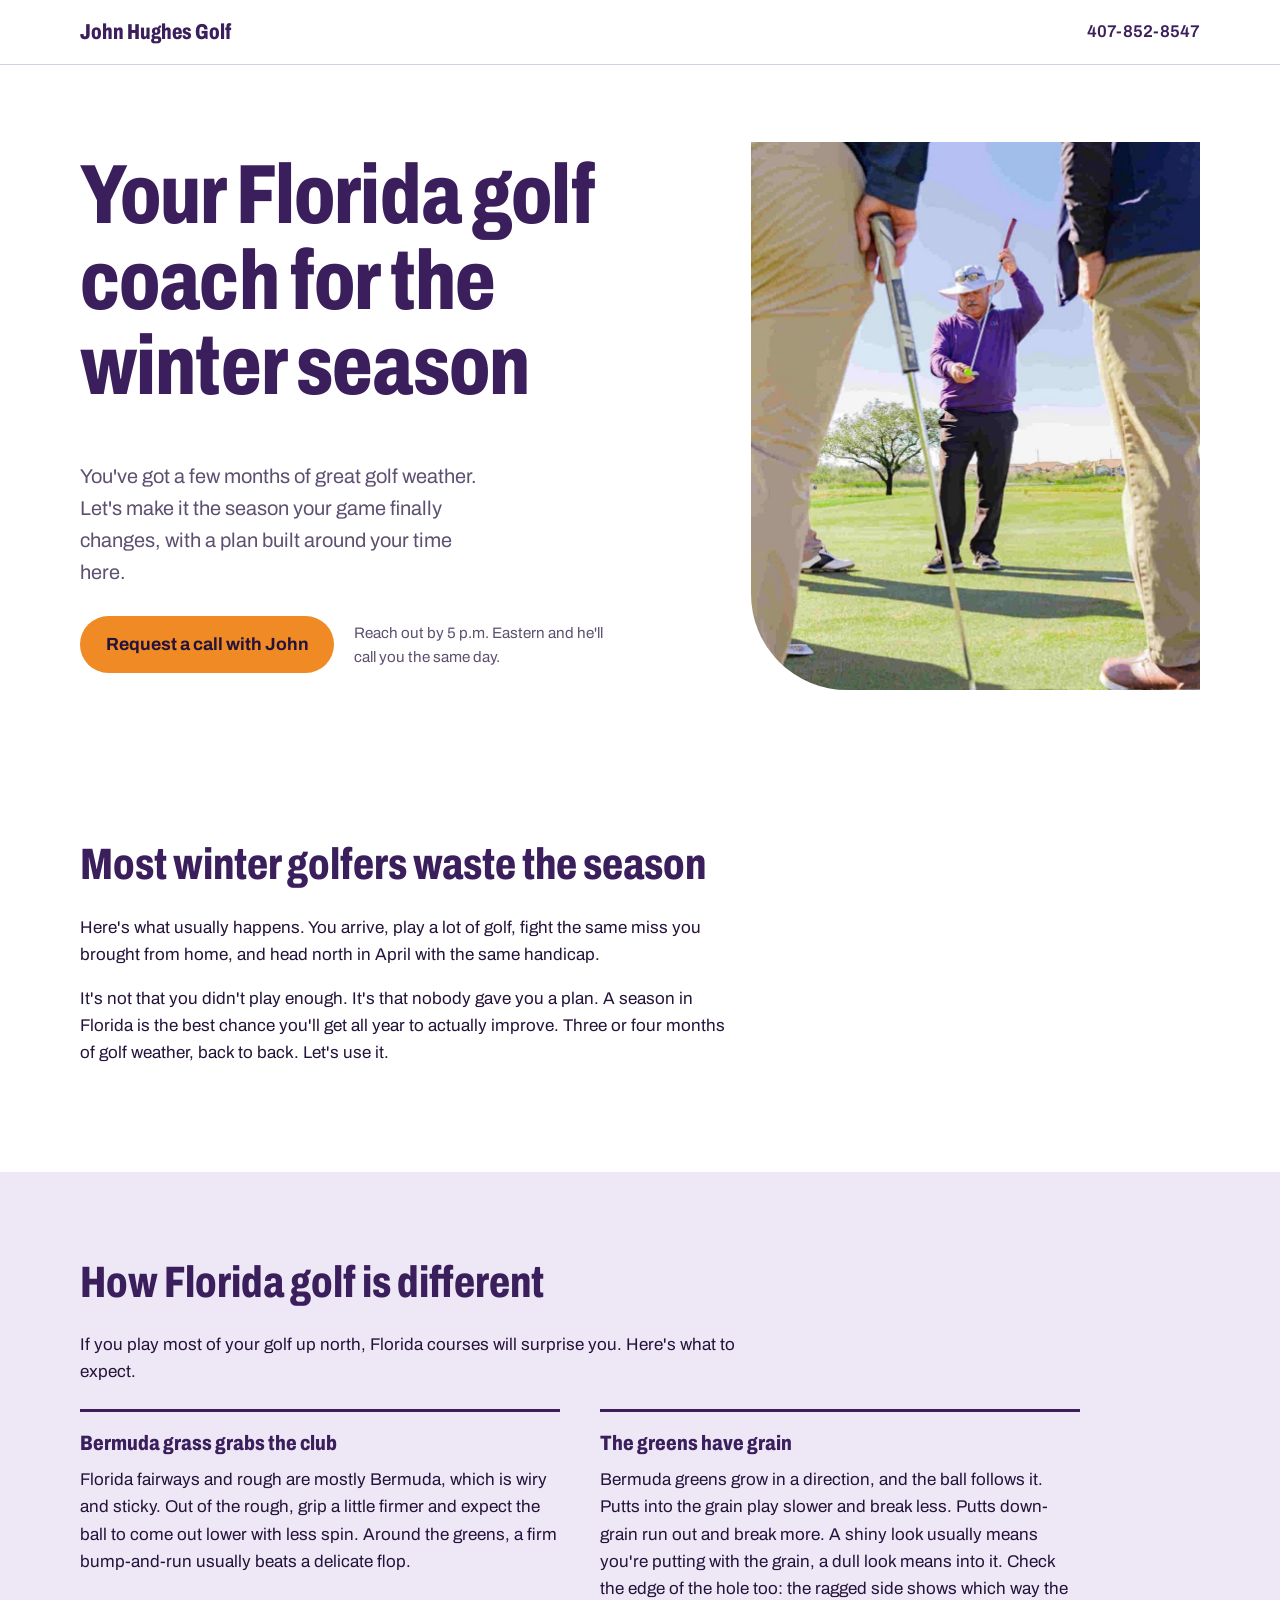
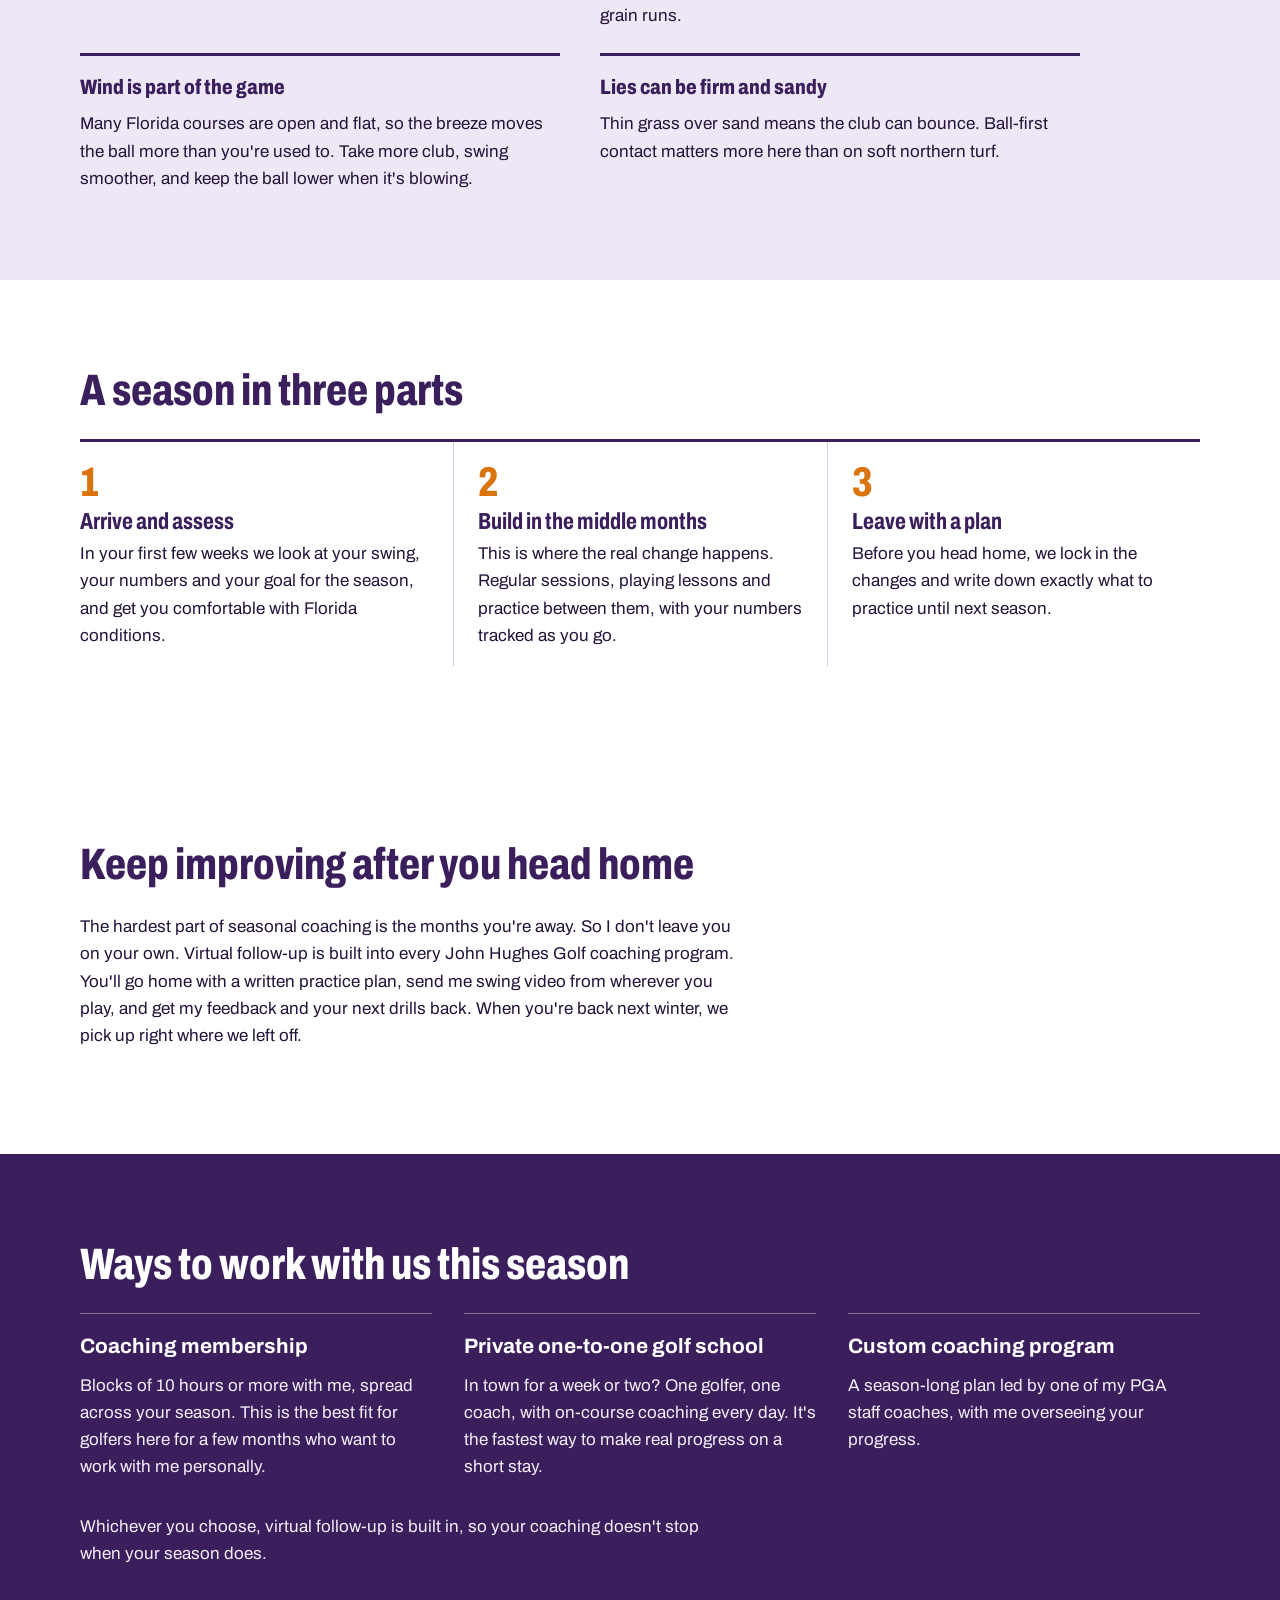
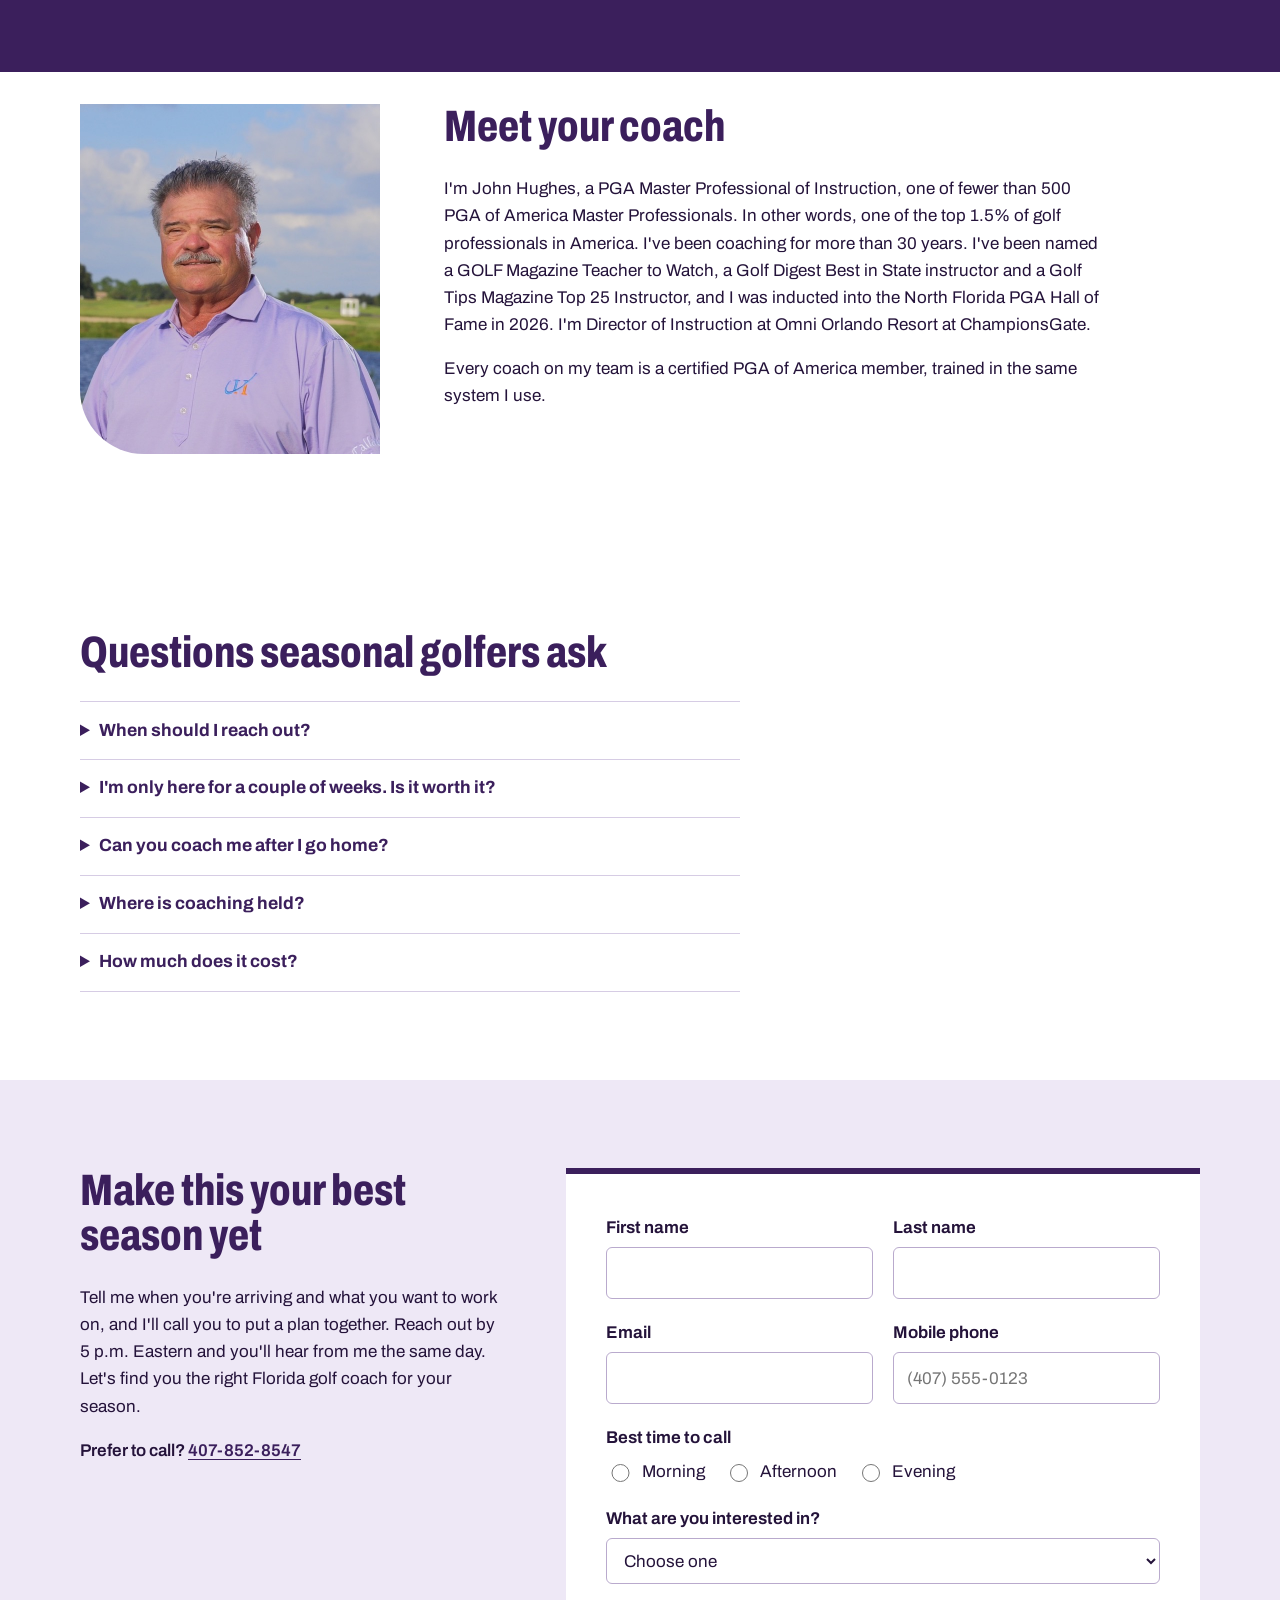
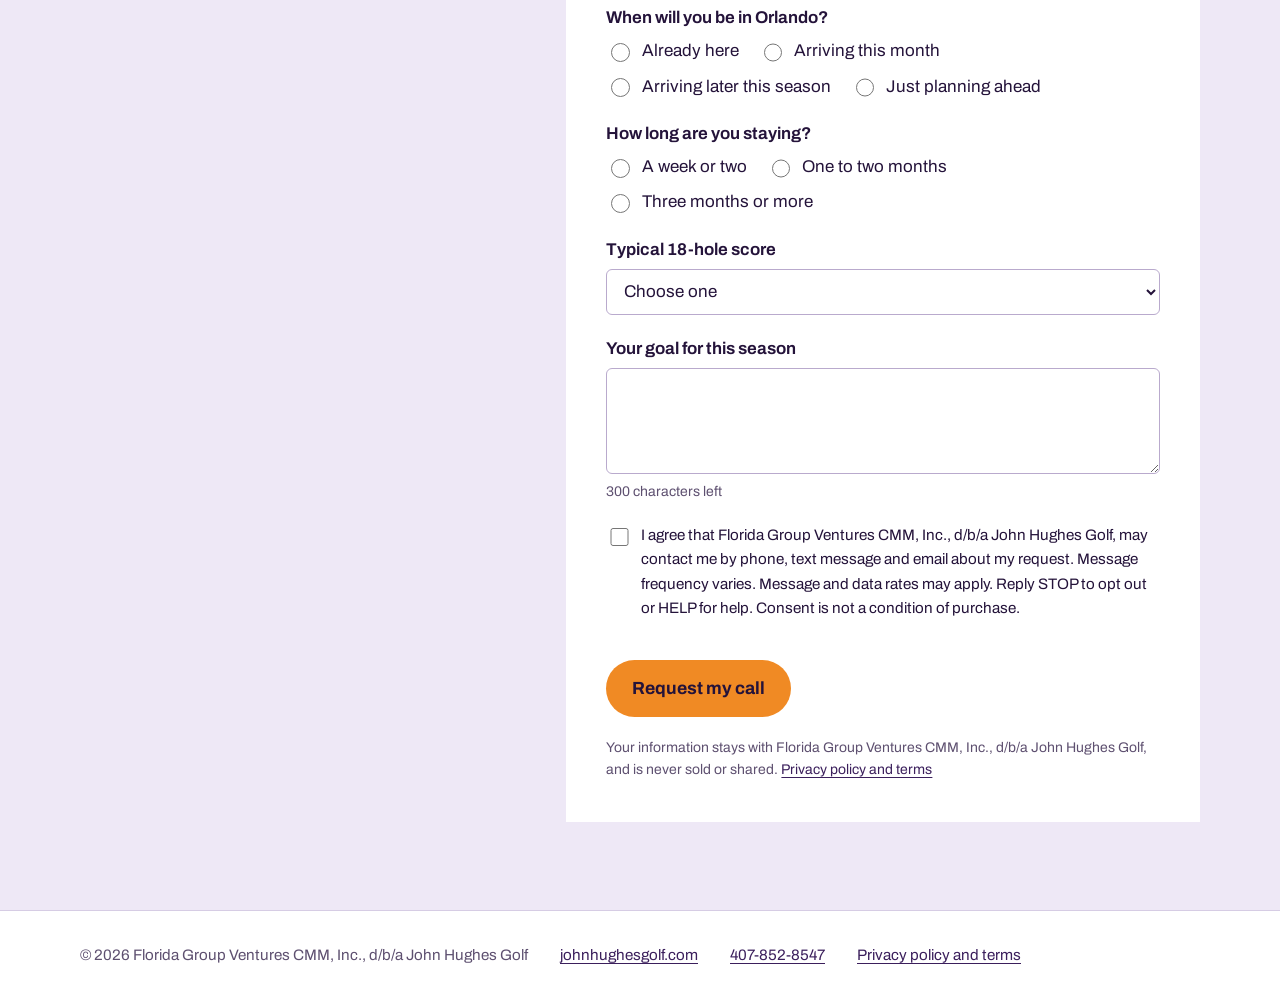
<file: index.html>
<!doctype html>
<html lang="en">
<head>
<!-- Google tag (gtag.js) -->
<script async src="https://www.googletagmanager.com/gtag/js?id=G-XB3BLBHWDH"></script>
<script src="/analytics.js"></script>
<meta charset="utf-8">
<meta name="build-version" content="1.3">
<meta name="viewport" content="width=device-width, initial-scale=1, viewport-fit=cover">
<title>Florida Golf Coach for Winter and Seasonal Golfers | John Hughes Golf</title>
<meta name="description" content="In Florida for the winter? Make it your best golf season yet with a plan built around your months here, from PGA Master Professional John Hughes in Orlando.">
<link rel="canonical" href="https://floridagolfcoach.com/">
<meta property="og:type" content="website">
<meta property="og:url" content="https://floridagolfcoach.com/">
<meta property="og:title" content="Your Florida Golf Coach for the Winter Season">
<meta property="og:description" content="A season of golf coaching built around your time in Florida, with virtual follow-up when you head home. Request a call with John Hughes.">
<meta property="og:image" content="https://floridagolfcoach.com/images/hero.jpg">
<meta name="theme-color" content="#3B1F5C">
<link rel="icon" href="/favicon.svg" type="image/svg+xml">
<link rel="preconnect" href="https://fonts.googleapis.com">
<link rel="preconnect" href="https://fonts.gstatic.com" crossorigin>
<link rel="stylesheet" href="https://fonts.googleapis.com/css2?family=Archivo:wdth,wght@62..125,400..800&display=swap">
<link rel="stylesheet" href="/styles.css">
<script src="https://challenges.cloudflare.com/turnstile/v0/api.js" async defer></script>
<script src="/app.js" defer></script>
<script type="application/ld+json">
{
  "@context": "https://schema.org",
  "@graph": [
    {
      "@type": "LocalBusiness",
      "@id": "https://floridagolfcoach.com/#business",
      "name": "John Hughes Golf",
      "url": "https://floridagolfcoach.com/",
      "telephone": "+1-407-852-8547",
      "email": "john@johnhughesgolf.com",
      "image": "https://floridagolfcoach.com/images/hero.jpg",
      "address": {
        "@type": "PostalAddress",
        "streetAddress": "8575 White Shark Blvd.",
        "addressLocality": "ChampionsGate",
        "addressRegion": "FL",
        "postalCode": "33896",
        "addressCountry": "US"
      },
      "areaServed": {
        "@type": "State",
        "name": "Florida"
      },
      "sameAs": [
        "https://www.johnhughesgolf.com/"
      ],
      "founder": {
        "@type": "Person",
        "name": "John Hughes",
        "jobTitle": "PGA Master Professional of Instruction"
      },
      "legalName": "Florida Group Ventures CMM, Inc."
    },
    {
      "@type": "FAQPage",
      "mainEntity": [
        {
          "@type": "Question",
          "name": "When should I reach out?",
          "acceptedAnswer": {
            "@type": "Answer",
            "text": "Before you arrive, if you can. Winter is the busiest time, and the best coaching times fill up first."
          }
        },
        {
          "@type": "Question",
          "name": "I'm only here for a couple of weeks. Is it worth it?",
          "acceptedAnswer": {
            "@type": "Answer",
            "text": "Yes. A private one-to-one golf school is built for exactly that, with on-course coaching every day."
          }
        },
        {
          "@type": "Question",
          "name": "Can you coach me after I go home?",
          "acceptedAnswer": {
            "@type": "Answer",
            "text": "Yes, through virtual coaching. Every John Hughes Golf coaching program includes virtual follow-up, so you can send swing video from home and get feedback and drills between seasons."
          }
        },
        {
          "@type": "Question",
          "name": "Where is coaching held?",
          "acceptedAnswer": {
            "@type": "Answer",
            "text": "At Omni Orlando Resort at ChampionsGate, about 30 minutes from most Orlando-area attractions and from Orlando International Airport."
          }
        }
      ]
    }
  ]
}
</script>
</head>
<body>
<a class="skip" href="#main">Skip to content</a>

<header class="masthead">
  <div class="wrap masthead-inner">
    <a class="brand" href="/">John Hughes Golf</a>
    <a class="masthead-phone" href="tel:+14078528547">407-852-8547</a>
  </div>
</header>

<main id="main">

  <section class="hero">
    <div class="wrap hero-grid">
      <div class="hero-text">
        <h1>Your Florida golf coach for the winter season</h1>
        <p class="lede">You've got a few months of great golf weather. Let's make it the season your game finally changes, with a plan built around your time here.</p>
        <p class="hero-actions">
          <a class="button" href="#request">Request a call with John</a>
          <span class="hero-note">Reach out by 5 p.m. Eastern and he'll call you the same day.</span>
        </p>
      </div>
      <figure class="hero-photo">
        <img src="/images/hero.jpg" alt="John Hughes giving putting guidance to clients on the green at ChampionsGate" width="900" height="1100" fetchpriority="high">
      </figure>
    </div>
  </section>

  <section class="band">
    <div class="wrap prose">
      <h2>Most winter golfers waste the season</h2>
      <p>Here's what usually happens. You arrive, play a lot of golf, fight the same miss you brought from home, and head north in April with the same handicap.</p>
      <p>It's not that you didn't play enough. It's that nobody gave you a plan. A season in Florida is the best chance you'll get all year to actually improve. Three or four months of golf weather, back to back. Let's use it.</p>
    </div>
  </section>

  <section class="band band-lavender">
    <div class="wrap">
      <div class="prose">
        <h2>How Florida golf is different</h2>
        <p>If you play most of your golf up north, Florida courses will surprise you. Here's what to expect.</p>
      </div>
      <dl class="conditions">
        <div><dt>Bermuda grass grabs the club</dt><dd>Florida fairways and rough are mostly Bermuda, which is wiry and sticky. Out of the rough, grip a little firmer and expect the ball to come out lower with less spin. Around the greens, a firm bump-and-run usually beats a delicate flop.</dd></div>
        <div><dt>The greens have grain</dt><dd>Bermuda greens grow in a direction, and the ball follows it. Putts into the grain play slower and break less. Putts down-grain run out and break more. A shiny look usually means you're putting with the grain, a dull look means into it. Check the edge of the hole too: the ragged side shows which way the grain runs.</dd></div>
        <div><dt>Wind is part of the game</dt><dd>Many Florida courses are open and flat, so the breeze moves the ball more than you're used to. Take more club, swing smoother, and keep the ball lower when it's blowing.</dd></div>
        <div><dt>Lies can be firm and sandy</dt><dd>Thin grass over sand means the club can bounce. Ball-first contact matters more here than on soft northern turf.</dd></div>
      </dl>
    </div>
  </section>

  <section class="band">
    <div class="wrap">
      <h2 class="section-title">A season in three parts</h2>
      <ol class="phases phases-3">
        <li><span class="phase-num">1</span><h3>Arrive and assess</h3><p>In your first few weeks we look at your swing, your numbers and your goal for the season, and get you comfortable with Florida conditions.</p></li>
        <li><span class="phase-num">2</span><h3>Build in the middle months</h3><p>This is where the real change happens. Regular sessions, playing lessons and practice between them, with your numbers tracked as you go.</p></li>
        <li><span class="phase-num">3</span><h3>Leave with a plan</h3><p>Before you head home, we lock in the changes and write down exactly what to practice until next season.</p></li>
      </ol>
    </div>
  </section>

  <section class="band">
    <div class="wrap prose">
      <h2>Keep improving after you head home</h2>
      <p>The hardest part of seasonal coaching is the months you're away. So I don't leave you on your own. Virtual follow-up is built into every John Hughes Golf coaching program. You'll go home with a written practice plan, send me swing video from wherever you play, and get my feedback and your next drills back. When you're back next winter, we pick up right where we left off.</p>
    </div>
  </section>

  <section class="band band-dark">
    <div class="wrap">
      <div class="prose"><h2>Ways to work with us this season</h2></div>
      <dl class="tech programs">
        <div><dt>Coaching membership</dt><dd>Blocks of 10 hours or more with me, spread across your season. This is the best fit for golfers here for a few months who want to work with me personally.</dd></div>
        <div><dt>Private one-to-one golf school</dt><dd>In town for a week or two? One golfer, one coach, with on-course coaching every day. It's the fastest way to make real progress on a short stay.</dd></div>
        <div><dt>Custom coaching program</dt><dd>A season-long plan led by one of my PGA staff coaches, with me overseeing your progress.</dd></div>
      </dl>
      <p class="prose tech-note">Whichever you choose, virtual follow-up is built in, so your coaching doesn't stop when your season does.</p>
    </div>
  </section>

  <section class="band band-tight">
    <div class="wrap coach">
      <img class="coach-photo" src="/images/john-headshot.jpg" alt="John Hughes, PGA Master Professional of Instruction" width="480" height="560" loading="lazy">
      <div class="prose">
        <h2>Meet your coach</h2>
        <p>I'm John Hughes, a PGA Master Professional of Instruction, one of fewer than 500 PGA of America Master Professionals. In other words, one of the top 1.5% of golf professionals in America. I've been coaching for more than 30 years. I've been named a GOLF Magazine Teacher to Watch, a Golf Digest Best in State instructor and a Golf Tips Magazine Top 25 Instructor, and I was inducted into the North Florida PGA Hall of Fame in 2026. I'm Director of Instruction at Omni Orlando Resort at ChampionsGate.</p>
        <p>Every coach on my team is a certified PGA of America member, trained in the same system I use.</p>
      </div>
    </div>
  </section>

  <section class="band">
    <div class="wrap prose">
      <h2>Questions seasonal golfers ask</h2>
      <div class="faq">
        <details><summary>When should I reach out?</summary><p>Before you arrive, if you can. Winter is our busiest time, and the best coaching times fill up first.</p></details>
        <details><summary>I'm only here for a couple of weeks. Is it worth it?</summary><p>Yes. A private one-to-one golf school is built for exactly that, with on-course coaching every day.</p></details>
        <details><summary>Can you coach me after I go home?</summary><p>Yes, through virtual coaching. Every John Hughes Golf coaching program includes virtual follow-up, so you can send swing video from home and get feedback and drills between seasons. You'll also leave Florida with a written practice plan.</p></details>
        <details><summary>Where is coaching held?</summary><p>At Omni Orlando Resort at ChampionsGate, about 30 minutes from most Orlando-area attractions and from Orlando International Airport.</p></details>
        <details><summary>How much does it cost?</summary><p>Every program is customized to your unique improvement needs, so pricing is built around your goals and your time here. I'll walk you through the options on our call.</p></details>
      </div>
    </div>
  </section>

  <section class="band band-lavender" id="request">
    <div class="wrap request">
      <div class="prose request-intro">
        <h2>Make this your best season yet</h2>
        <p>Tell me when you're arriving and what you want to work on, and I'll call you to put a plan together. Reach out by 5 p.m. Eastern and you'll hear from me the same day. Let's find you the right Florida golf coach for your season.</p>
        <p class="request-phone">Prefer to call? <a href="tel:+14078528547">407-852-8547</a></p>
      </div>

      <div class="request-panel">
        <form id="call-form" class="call-form" action="/api/request-call" method="post" novalidate>
          <div class="field-row">
            <div class="field">
              <label for="first_name">First name</label>
              <input id="first_name" name="first_name" type="text" autocomplete="given-name" required maxlength="60">
            </div>
            <div class="field">
              <label for="last_name">Last name</label>
              <input id="last_name" name="last_name" type="text" autocomplete="family-name" required maxlength="60">
            </div>
          </div>
          <div class="field-row">
            <div class="field">
              <label for="email">Email</label>
              <input id="email" name="email" type="email" autocomplete="email" required maxlength="120">
            </div>
            <div class="field">
              <label for="phone">Mobile phone</label>
              <input id="phone" name="phone" type="tel" autocomplete="tel" required maxlength="20" pattern="[0-9()+.\- ]{10,20}" placeholder="(407) 555-0123">
            </div>
          </div>

          <fieldset class="field choices">
            <legend>Best time to call</legend>
            <label><input type="radio" name="best_time" value="Morning" required> Morning</label>
            <label><input type="radio" name="best_time" value="Afternoon"> Afternoon</label>
            <label><input type="radio" name="best_time" value="Evening"> Evening</label>
          </fieldset>

          <div class="field">
            <label for="interest">What are you interested in?</label>
            <select id="interest" name="interest" required>
              <option value="">Choose one</option>
              <option value="Coaching membership">Coaching membership (10+ hours with John)</option>
              <option>Private one-to-one golf school</option>
              <option>Custom coaching program</option>
              <option>Not sure yet</option>
            </select>
          </div>

          <fieldset class="field choices">
            <legend>When will you be in Orlando?</legend>
            <label><input type="radio" name="start_timing" value="Already here" required> Already here</label>
            <label><input type="radio" name="start_timing" value="Arriving this month"> Arriving this month</label>
            <label><input type="radio" name="start_timing" value="Arriving later this season"> Arriving later this season</label>
            <label><input type="radio" name="start_timing" value="Just planning ahead"> Just planning ahead</label>
          </fieldset>

          <fieldset class="field choices">
            <legend>How long are you staying?</legend>
            <label><input type="radio" name="length_of_stay" value="A week or two" required> A week or two</label>
            <label><input type="radio" name="length_of_stay" value="One to two months"> One to two months</label>
            <label><input type="radio" name="length_of_stay" value="Three months or more"> Three months or more</label>
          </fieldset>

          <div class="field">
            <label for="score">Typical 18-hole score</label>
            <select id="score" name="score" required>
              <option value="">Choose one</option>
              <option>Under 80</option>
              <option>80 to 89</option>
              <option>90 to 99</option>
              <option>100 or more</option>
              <option>New to golf</option>
            </select>
          </div>

          <div class="field">
            <label for="goal">Your goal for this season</label>
            <textarea id="goal" name="goal" rows="3" maxlength="300" required aria-describedby="goal-count"></textarea>
            <p class="hint" id="goal-count">300 characters left</p>
          </div>

          <div class="field consent">
            <label><input type="checkbox" name="consent" value="yes" required> I agree that Florida Group Ventures CMM, Inc., d/b/a John Hughes Golf, may contact me by phone, text message and email about my request. Message frequency varies. Message and data rates may apply. Reply STOP to opt out or HELP for help. Consent is not a condition of purchase.</label>
          </div>

          <div class="hp" aria-hidden="true">
            <label for="company">Company</label>
            <input id="company" name="company" type="text" tabindex="-1" autocomplete="off">
          </div>

          <input type="hidden" name="source_domain">
          <input type="hidden" name="landing_url">
          <input type="hidden" name="referrer">
          <input type="hidden" name="utm_source">
          <input type="hidden" name="utm_medium">
          <input type="hidden" name="utm_campaign">
          <input type="hidden" name="utm_term">
          <input type="hidden" name="utm_content">

          <div class="cf-turnstile" data-sitekey="0x4AAAAAAFU_0j3xUKoJg0DV" data-action="request_call" data-appearance="interaction-only"></div>

          <button class="button button-submit" type="submit">Request my call</button>
          <p class="form-status" role="alert" aria-live="assertive"></p>
          <p class="hint">Your information stays with Florida Group Ventures CMM, Inc., d/b/a John Hughes Golf, and is never sold or shared. <a href="https://www.johnhughesgolf.com/john-hughes-golf-privacy-policy-and-terms-of-service/">Privacy policy and terms</a></p>
        </form>

        <div class="thanks" id="thanks" hidden tabindex="-1">
          <h3 id="thanks-title">Thanks. Your request is in.</h3>
          <p>I'll call you personally at the number you gave me. If you reached out before 5 p.m. Eastern, you'll hear from me today. Otherwise, expect my call tomorrow.</p>
          <p>While you wait, jot down your goal, your typical miss and how often you play. We'll put them to work on our call.</p>
        </div>
      </div>
    </div>
  </section>

</main>

<footer class="footer">
  <div class="wrap footer-inner">
    <p>&copy; 2026 Florida Group Ventures CMM, Inc., d/b/a John Hughes Golf</p>
    <p><a href="https://www.johnhughesgolf.com/">johnhughesgolf.com</a></p>
    <p><a href="tel:+14078528547">407-852-8547</a></p>
    <p><a href="https://www.johnhughesgolf.com/john-hughes-golf-privacy-policy-and-terms-of-service/">Privacy policy and terms</a></p>
  </div>
</footer>
</body>
</html>
</file>
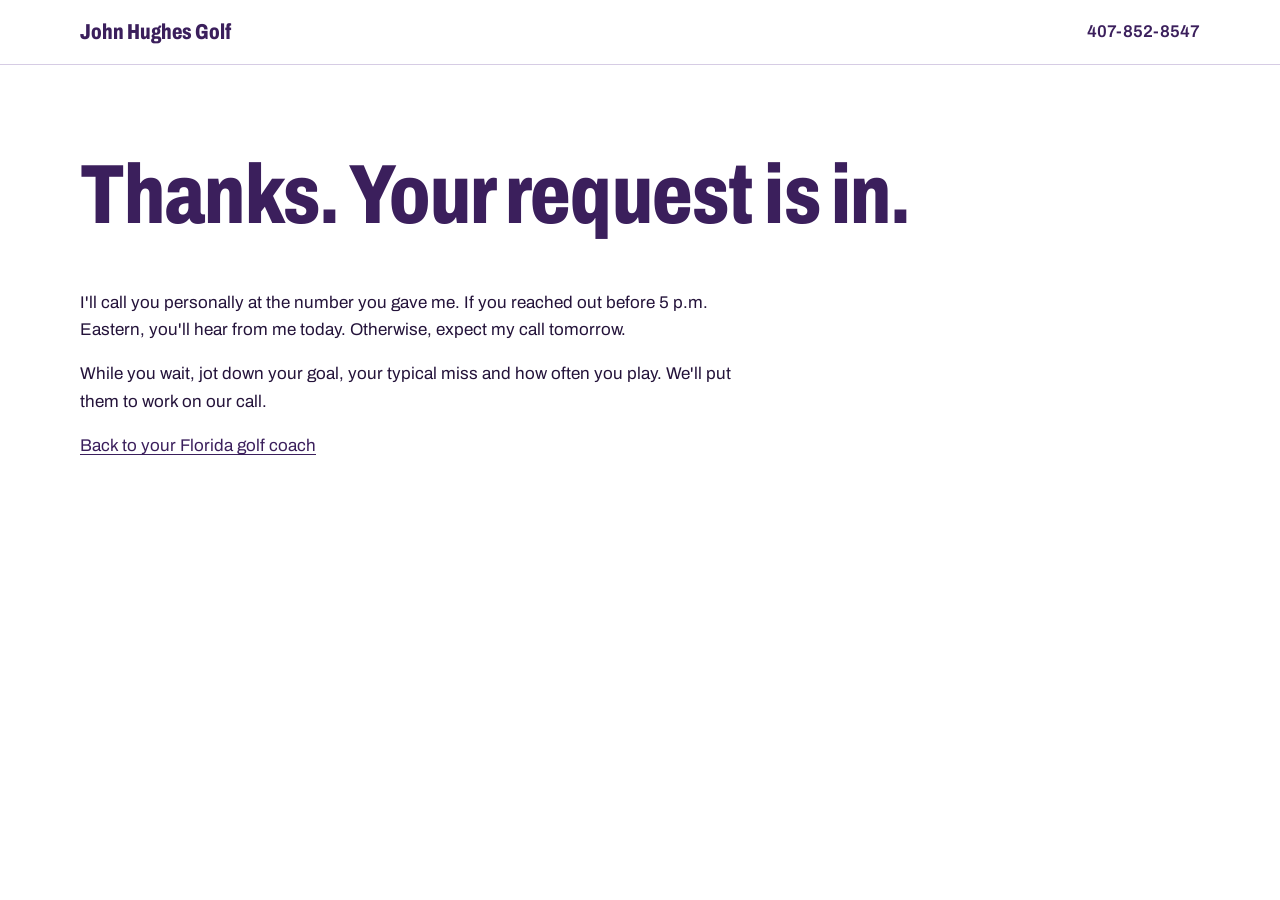
<file: thank-you.html>
<!doctype html>
<html lang="en">
<head>
<!-- Google tag (gtag.js) -->
<script async src="https://www.googletagmanager.com/gtag/js?id=G-XB3BLBHWDH"></script>
<script src="/analytics.js"></script>
<meta charset="utf-8">
<meta name="build-version" content="1.3">
<meta name="viewport" content="width=device-width, initial-scale=1, viewport-fit=cover">
<title>Your request is in | John Hughes Golf</title>
<meta name="robots" content="noindex">
<link rel="icon" href="/favicon.svg" type="image/svg+xml">
<link rel="stylesheet" href="https://fonts.googleapis.com/css2?family=Archivo:wdth,wght@62..125,400..800&display=swap">
<link rel="stylesheet" href="/styles.css">
</head>
<body>
<header class="masthead"><div class="wrap masthead-inner"><a class="brand" href="/">John Hughes Golf</a><a class="masthead-phone" href="tel:+14078528547">407-852-8547</a></div></header>
<main class="band"><div class="wrap prose">
  <h1>Thanks. Your request is in.</h1>
  <p>I'll call you personally at the number you gave me. If you reached out before 5 p.m. Eastern, you'll hear from me today. Otherwise, expect my call tomorrow.</p>
  <p>While you wait, jot down your goal, your typical miss and how often you play. We'll put them to work on our call.</p>
  <p><a href="/">Back to your Florida golf coach</a></p>
</div></main>
</body>
</html>
</file>
<file: styles.css>
/* John Hughes Golf landing page. Palette from John's brand colors: deep purple, orange, light lavender. */
:root {
  --purple: #3B1F5C;
  --ink: #24133A;
  --muted: #5E5070;
  --orange: #F08A24;
  --orange-deep: #D9740F;
  --lavender: #EEE8F6;
  --rule: #D6CCE4;
  --paper: #FFFFFF;
  --error: #A3261B;
  --measure: 66ch;
  --font: "Archivo", "Helvetica Neue", Arial, sans-serif;
}

*, *::before, *::after { box-sizing: border-box; }
html { scroll-behavior: smooth; scroll-padding-top: env(safe-area-inset-top, 0px); -webkit-text-size-adjust: 100%; }
@media (prefers-reduced-motion: reduce) { html { scroll-behavior: auto; } }
body {
  margin: 0;
  background: var(--paper);
  color: var(--ink);
  font-family: var(--font);
  font-size: 1.0625rem;
  line-height: 1.6;
  padding-bottom: env(safe-area-inset-bottom, 0px);
}
img { max-width: 100%; height: auto; display: block; }
a { color: var(--purple); text-underline-offset: 0.18em; }
a:hover { color: var(--orange-deep); }
:focus-visible { outline: 3px solid var(--orange); outline-offset: 3px; border-radius: 2px; }

.skip { position: absolute; left: -9999px; top: 0; }
.skip:focus { left: 1rem; top: 1rem; z-index: 10; background: var(--paper); padding: .5rem .75rem; }
.visually-hidden { position: absolute; width: 1px; height: 1px; overflow: hidden; clip: rect(0 0 0 0); white-space: nowrap; }

.wrap { width: min(1120px, 100% - 2.5rem); margin-inline: auto; }
.prose { max-width: var(--measure); }

h1, h2, h3 { font-stretch: 75%; line-height: 1.02; color: var(--purple); margin: 0 0 .6em; }
h1 { font-size: clamp(2.75rem, 7vw, 5.25rem); font-weight: 800; letter-spacing: -0.01em; }
h2 { font-size: clamp(1.9rem, 3.6vw, 2.75rem); font-weight: 780; }
h3 { font-size: 1.45rem; font-weight: 720; }
p { margin: 0 0 1em; }

/* Masthead */
.masthead { padding-top: env(safe-area-inset-top, 0px); border-bottom: 1px solid var(--rule); }
.masthead-inner { display: flex; justify-content: space-between; align-items: center; min-height: 64px; }
.brand { font-weight: 800; font-stretch: 75%; font-size: 1.35rem; color: var(--purple); text-decoration: none; }
.masthead-phone { font-weight: 600; text-decoration: none; }

/* Buttons */
.button {
  display: inline-block;
  background: var(--orange);
  color: var(--ink);
  font: inherit;
  font-weight: 700;
  font-size: 1.1rem;
  padding: .9rem 1.6rem;
  border: 0;
  border-radius: 999px;
  text-decoration: none;
  cursor: pointer;
}
.button:hover { background: var(--orange-deep); color: var(--ink); }
.button[disabled] { opacity: .6; cursor: progress; }

/* Hero */
.hero { padding: clamp(2.5rem, 6vw, 5rem) 0 clamp(2.5rem, 5vw, 4rem); }
.hero-grid { display: grid; grid-template-columns: 1.15fr .85fr; gap: clamp(2rem, 5vw, 4.5rem); align-items: end; }
.lede { font-size: 1.25rem; color: var(--muted); max-width: 38ch; }
.hero-actions { display: flex; flex-wrap: wrap; align-items: center; gap: 1rem 1.25rem; margin-top: 1.75rem; }
.hero-note { color: var(--muted); font-size: .95rem; max-width: 28ch; }
.hero-photo { margin: 0; background: var(--lavender); border-radius: 0 0 0 96px; overflow: hidden; aspect-ratio: 9 / 11; }
.hero-photo img { width: 100%; height: 100%; object-fit: cover; }

/* Bands */
.band { padding: clamp(3rem, 7vw, 5.5rem) 0; }
.band-tight { padding-top: clamp(1rem, 3vw, 2rem); }
.band-dark { background: var(--purple); color: #F3EEF9; }
.band-dark h2 { color: #FFFFFF; }
.band-dark a { color: #FFFFFF; }
.band-lavender { background: var(--lavender); }
.section-title { max-width: 22ch; }

/* Lesson formats: three columns separated by rules, not cards */
.formats { display: grid; grid-template-columns: repeat(3, 1fr); border-top: 3px solid var(--purple); }
.format { padding: 1.5rem 1.75rem 0 0; }
.format + .format { padding-left: 1.75rem; border-left: 1px solid var(--rule); }
.formats-note { margin-top: 2rem; }

/* Technology */
.big-line { font-size: clamp(1.6rem, 3vw, 2.1rem); font-weight: 700; font-stretch: 80%; color: var(--orange); margin-bottom: 2rem; }
.tech { display: grid; grid-template-columns: repeat(3, 1fr); gap: 2rem; margin: 0 0 2rem; }
.tech div { border-top: 1px solid rgba(255,255,255,.35); padding-top: 1rem; }
.tech dt { font-weight: 700; font-size: 1.15rem; margin-bottom: .5rem; color: #FFFFFF; }
.tech dd { margin: 0; }

/* Two columns */
.two-col { display: grid; grid-template-columns: 1fr 1fr; gap: clamp(2rem, 5vw, 4rem); }
.two-col ul { padding-left: 1.2em; margin: 0; }
.two-col li + li { margin-top: .4em; }

/* Scorecard */
.scorecard { width: 100%; max-width: 900px; border-collapse: collapse; background: var(--paper); margin-top: 1rem; border: 2px solid var(--purple); }
.scorecard thead th { background: var(--purple); color: #FFFFFF; text-align: left; font-weight: 700; font-size: .95rem; padding: .6rem 1rem; }
.scorecard td, .scorecard tbody th { border-top: 1px solid var(--rule); padding: 1rem; vertical-align: top; text-align: left; font-weight: 400; }
.scorecard td:first-child { width: 4.5rem; text-align: center; font-weight: 800; font-stretch: 75%; font-size: 1.6rem; color: var(--purple); border-right: 1px solid var(--rule); }
.scorecard tbody th { width: 52%; border-right: 1px solid var(--rule); }
.scorecard .blank { background-image: repeating-linear-gradient(transparent 0 30px, var(--rule) 30px 31px); }

/* Steps */
.steps { padding-left: 1.4em; }
.steps li { padding-left: .3em; margin-bottom: .8em; }
.steps li::marker { font-weight: 800; color: var(--purple); }

/* Coach */
.coach { display: grid; grid-template-columns: 300px 1fr; gap: clamp(2rem, 5vw, 4rem); align-items: start; }
.coach-photo { background: var(--lavender); border-radius: 0 0 0 64px; aspect-ratio: 6 / 7; object-fit: cover; width: 100%; }

/* FAQ */
.faq details { border-top: 1px solid var(--rule); padding: .9rem 0; }
.faq details:last-child { border-bottom: 1px solid var(--rule); }
.faq summary { cursor: pointer; font-weight: 700; font-size: 1.1rem; color: var(--purple); }
.faq details p { margin: .6rem 0 0; }

/* Request section and form */
.request { display: grid; grid-template-columns: .8fr 1.2fr; gap: clamp(2rem, 5vw, 4rem); align-items: start; }
.request-phone { font-weight: 600; }
.request-panel { background: var(--paper); border-top: 6px solid var(--purple); padding: clamp(1.5rem, 4vw, 2.5rem); }
.call-form { display: grid; gap: 1.25rem; }
.field-row { display: grid; grid-template-columns: 1fr 1fr; gap: 1.25rem; }
.field { display: grid; gap: .4rem; margin: 0; }
.field > label, legend { font-weight: 650; color: var(--ink); }
.optional { font-weight: 400; color: var(--muted); font-size: .9rem; margin-left: .35rem; }
input[type="text"], input[type="email"], input[type="tel"], select, textarea {
  font: inherit; color: var(--ink); background: var(--paper);
  border: 1.5px solid #B9AACD; border-radius: 6px; padding: .7rem .8rem; width: 100%;
}
input:focus-visible, select:focus-visible, textarea:focus-visible { outline: 3px solid var(--orange); outline-offset: 1px; border-color: var(--purple); }
textarea { resize: vertical; min-height: 5.5rem; }
.choices { border: 0; padding: 0; display: flex; flex-wrap: wrap; gap: .5rem 1.25rem; }
.choices legend { padding: 0; margin-bottom: .4rem; width: 100%; }
.choices label, .consent label { display: inline-flex; gap: .55rem; align-items: center; cursor: pointer; }
.consent label { align-items: flex-start; font-size: .95rem; }
.consent input { margin-top: .3rem; }
input[type="radio"], input[type="checkbox"] { width: 1.15rem; height: 1.15rem; accent-color: var(--purple); flex: none; }
.hint { font-size: .875rem; color: var(--muted); margin: 0; }
.hp { position: absolute; left: -9999px; width: 1px; height: 1px; overflow: hidden; }
.button-submit { justify-self: start; }
.form-status { margin: 0; color: var(--error); font-weight: 600; }
.form-status:empty { display: none; }
[aria-invalid="true"] { border-color: var(--error) !important; }
.thanks h3 { font-size: 2rem; }
.thanks:focus { outline: none; }

/* Footer */
.footer { border-top: 1px solid var(--rule); padding: 2rem 0 calc(2rem + env(safe-area-inset-bottom, 0px)); font-size: .95rem; color: var(--muted); }
.footer-inner { display: flex; flex-wrap: wrap; gap: .5rem 2rem; }
.footer p { margin: 0; }

/* Small screens */
@media (max-width: 860px) {
  .hero-grid, .two-col, .request, .coach { grid-template-columns: 1fr; }
  .hero-photo { max-width: 460px; }
  .coach-photo { max-width: 280px; }
  .formats, .tech { grid-template-columns: 1fr; }
  .format, .format + .format { padding: 1.25rem 0; border-left: 0; }
  .format + .format { border-top: 1px solid var(--rule); }
}
@media (max-width: 560px) {
  .field-row { grid-template-columns: 1fr; }
  .scorecard td:first-child { width: 3rem; font-size: 1.3rem; }
  .scorecard tbody th, .scorecard td { padding: .75rem; }
  .scorecard .blank { display: none; }
  .scorecard thead th:last-child { display: none; }
  .scorecard tbody th { width: auto; border-right: 0; }
}

/* Prose sections that share the .wrap element stay left-aligned with the rest of the page */
.wrap.prose { max-width: none; }
.wrap.prose > * { max-width: var(--measure); }
.choices > label, .consent > label { font-weight: 400; }

/* Privacy policy */
.policy h2 { font-size: clamp(1.5rem, 2.6vw, 1.9rem); margin-top: 2.2em; }
.policy h3 { font-size: 1.2rem; margin-top: 1.4em; }
.policy ul { padding-left: 1.2em; }
.policy li + li { margin-top: .4em; }

/* orlandogolfcoaching.com additions */
.phases { list-style: none; margin: 1.5rem 0 0; padding: 0; display: grid; grid-template-columns: repeat(4, 1fr); border-top: 3px solid var(--purple); }
.phases li { padding: 1.25rem 1.5rem 0 0; }
.phases li + li { padding-left: 1.5rem; border-left: 1px solid var(--rule); }
.phase-num { display: block; font-weight: 800; font-stretch: 75%; font-size: 2.6rem; line-height: 1; color: var(--orange-deep); margin-bottom: .4rem; }
.phases h3 { margin-bottom: .4rem; }
.scorecard td.why { color: var(--muted); }
.tracker-note { margin-top: 1.25rem; }
.programs dt { font-size: 1.3rem; }
@media (max-width: 860px) {
  .phases { grid-template-columns: 1fr 1fr; }
  .phases li, .phases li + li { padding: 1.25rem 0; border-left: 0; }
  .phases li:nth-child(even) { padding-left: 1.25rem; border-left: 1px solid var(--rule); }
}
@media (max-width: 560px) {
  .phases { grid-template-columns: 1fr; }
  .phases li:nth-child(even) { padding-left: 0; border-left: 0; }
  .phases li + li { border-top: 1px solid var(--rule); }
  .scorecard td.why { display: table-cell; }
  .scorecard thead th:last-child { display: table-cell; }
}

/* floridagolfcoach.com additions */
.conditions { display: grid; grid-template-columns: repeat(2, 1fr); gap: 1.5rem 2.5rem; margin: 1.5rem 0 0; max-width: 1000px; }
.conditions div { border-top: 3px solid var(--purple); padding-top: .9rem; }
.conditions dt { font-weight: 800; font-stretch: 80%; font-size: 1.3rem; color: var(--purple); margin-bottom: .4rem; }
.conditions dd { margin: 0; }
.phases-3 { grid-template-columns: repeat(3, 1fr); }
@media (max-width: 860px) { .conditions { grid-template-columns: 1fr; } .phases-3 { grid-template-columns: 1fr; } .phases-3 li:nth-child(even) { padding-left: 0; border-left: 0; } .phases-3 li + li { border-top: 1px solid var(--rule); } }
</file>
